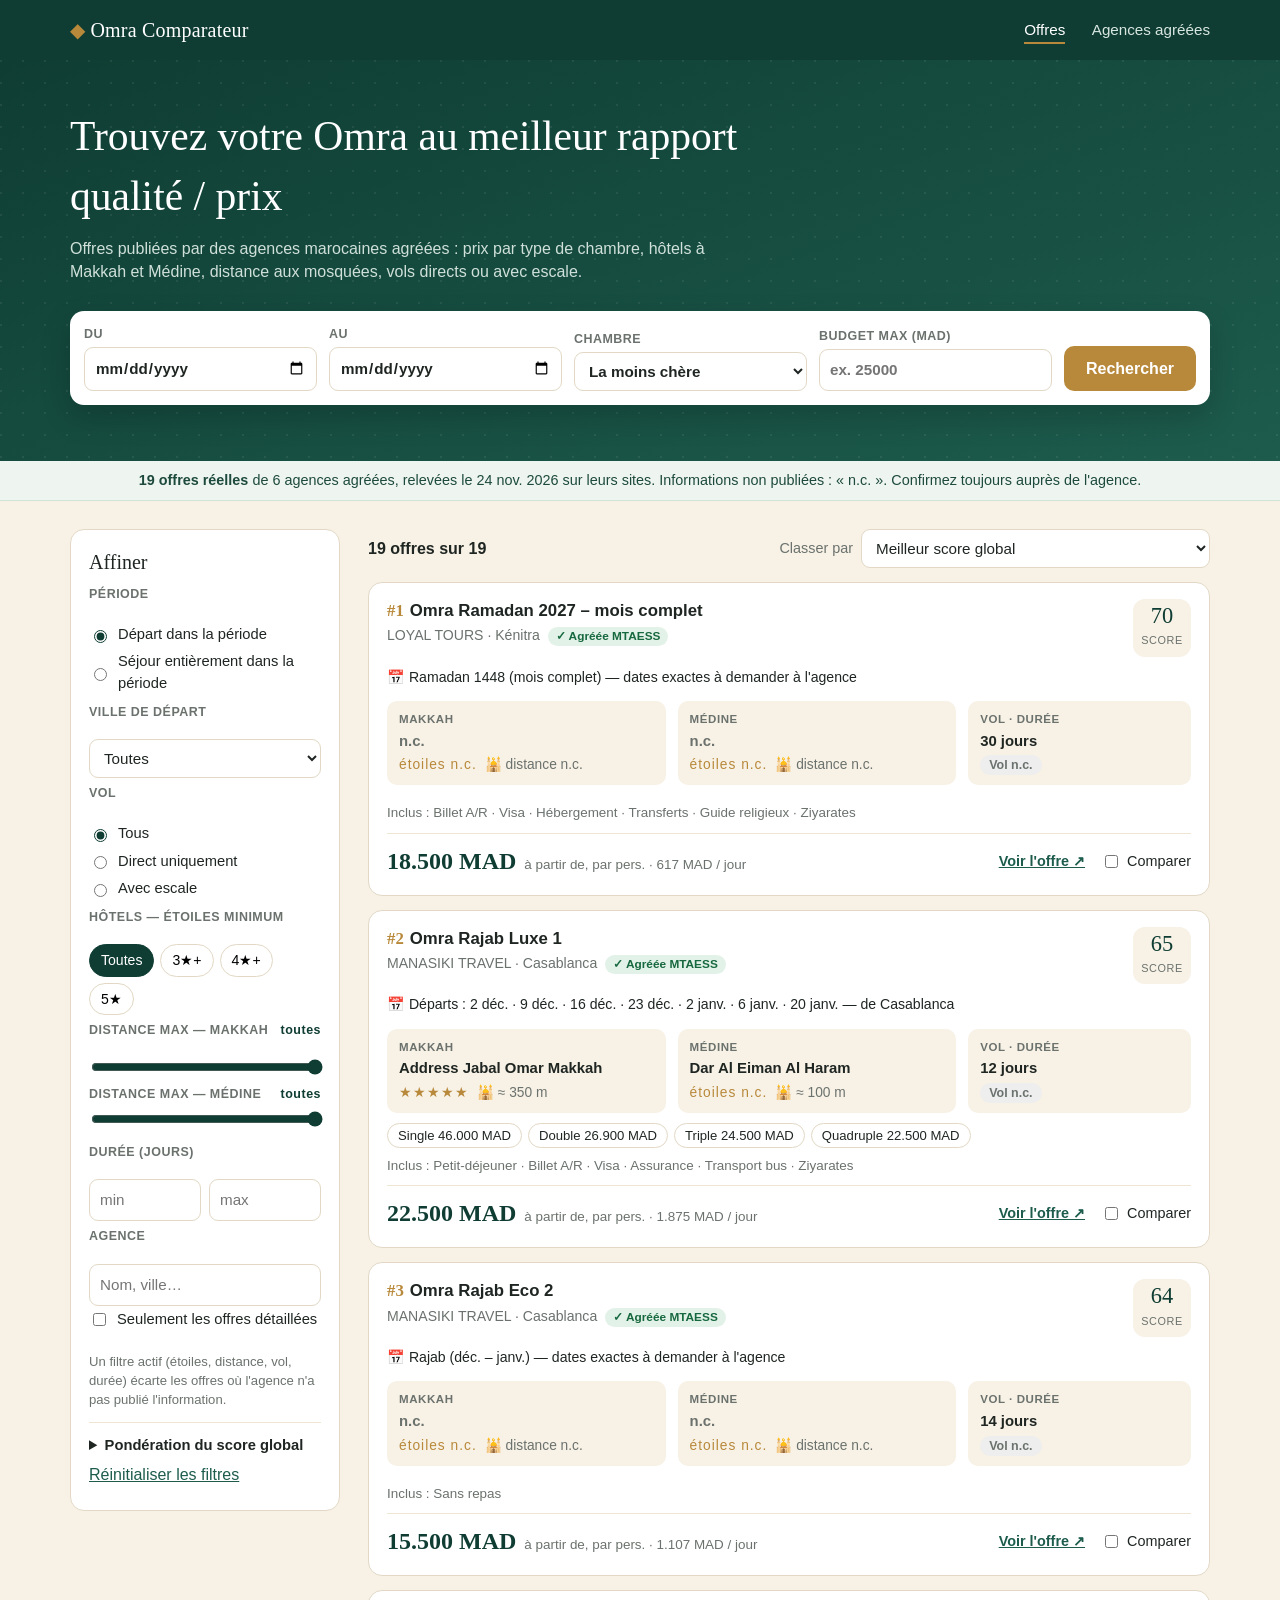
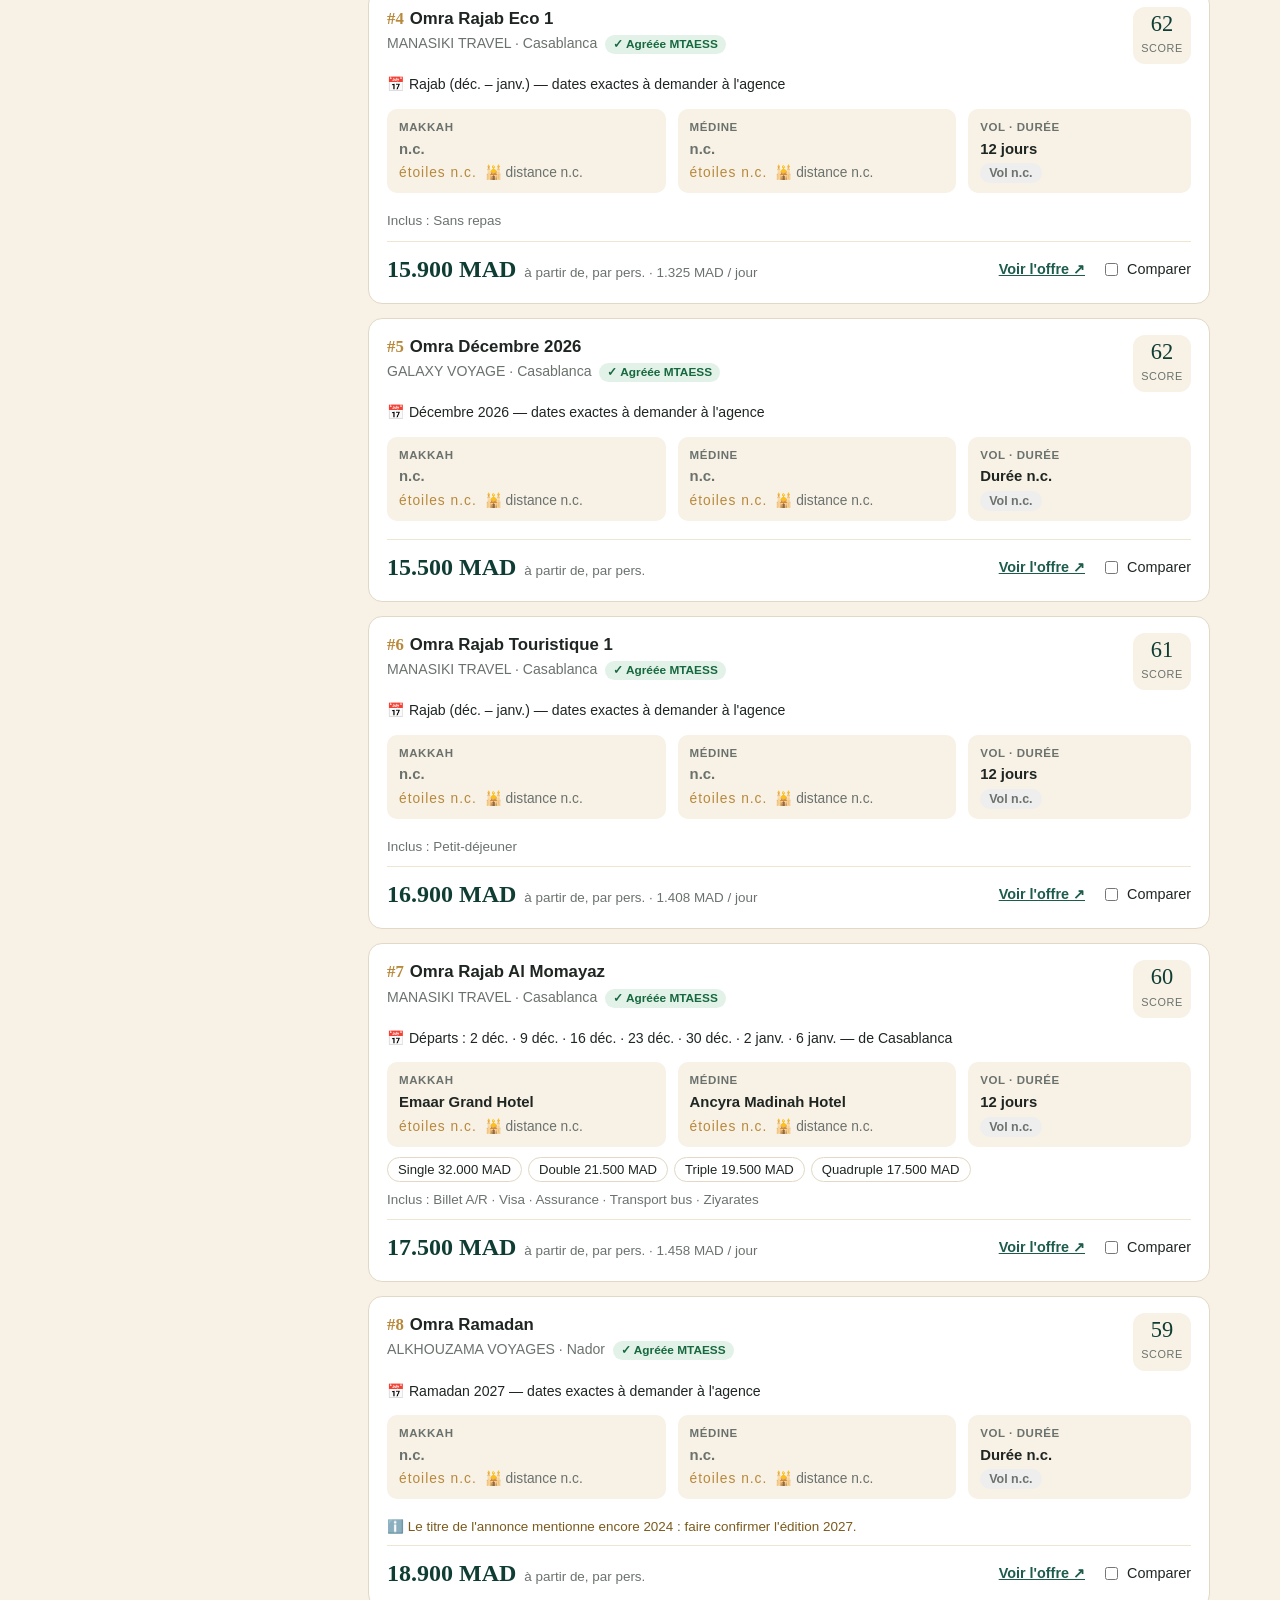
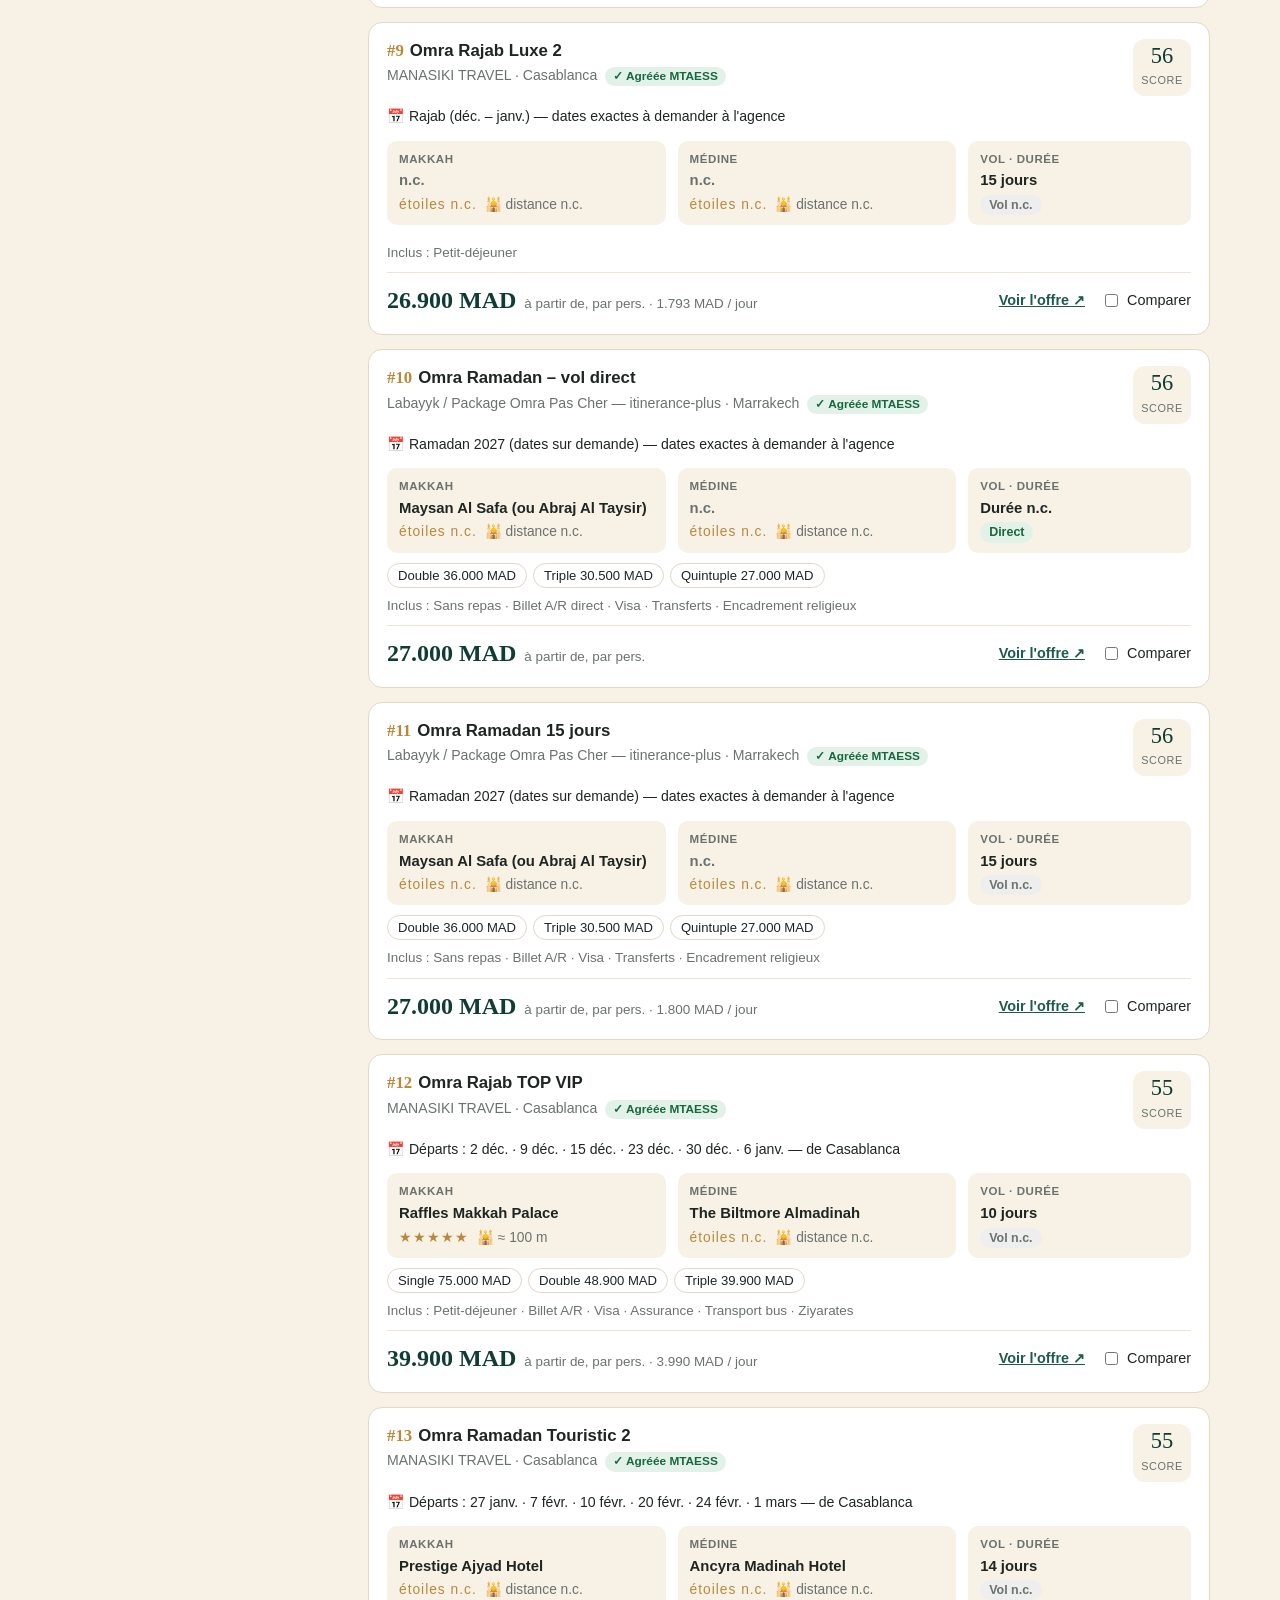
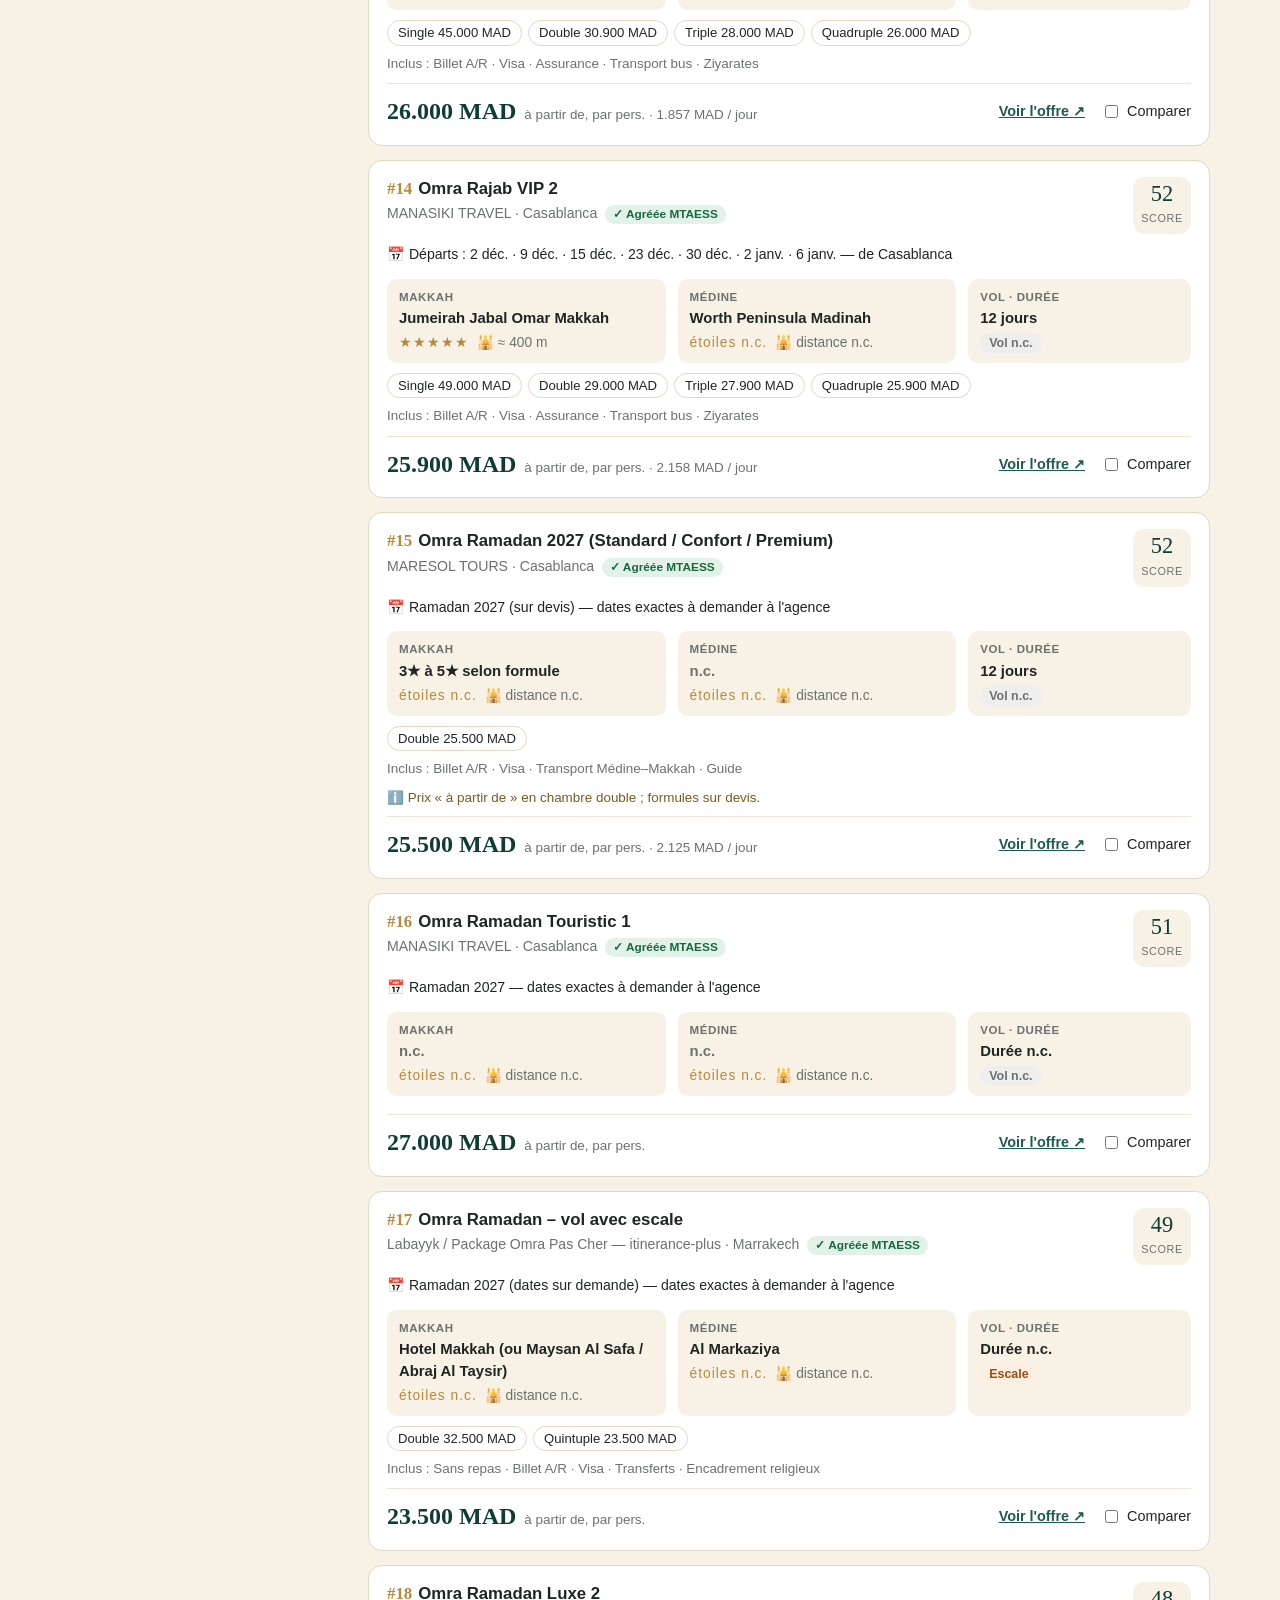
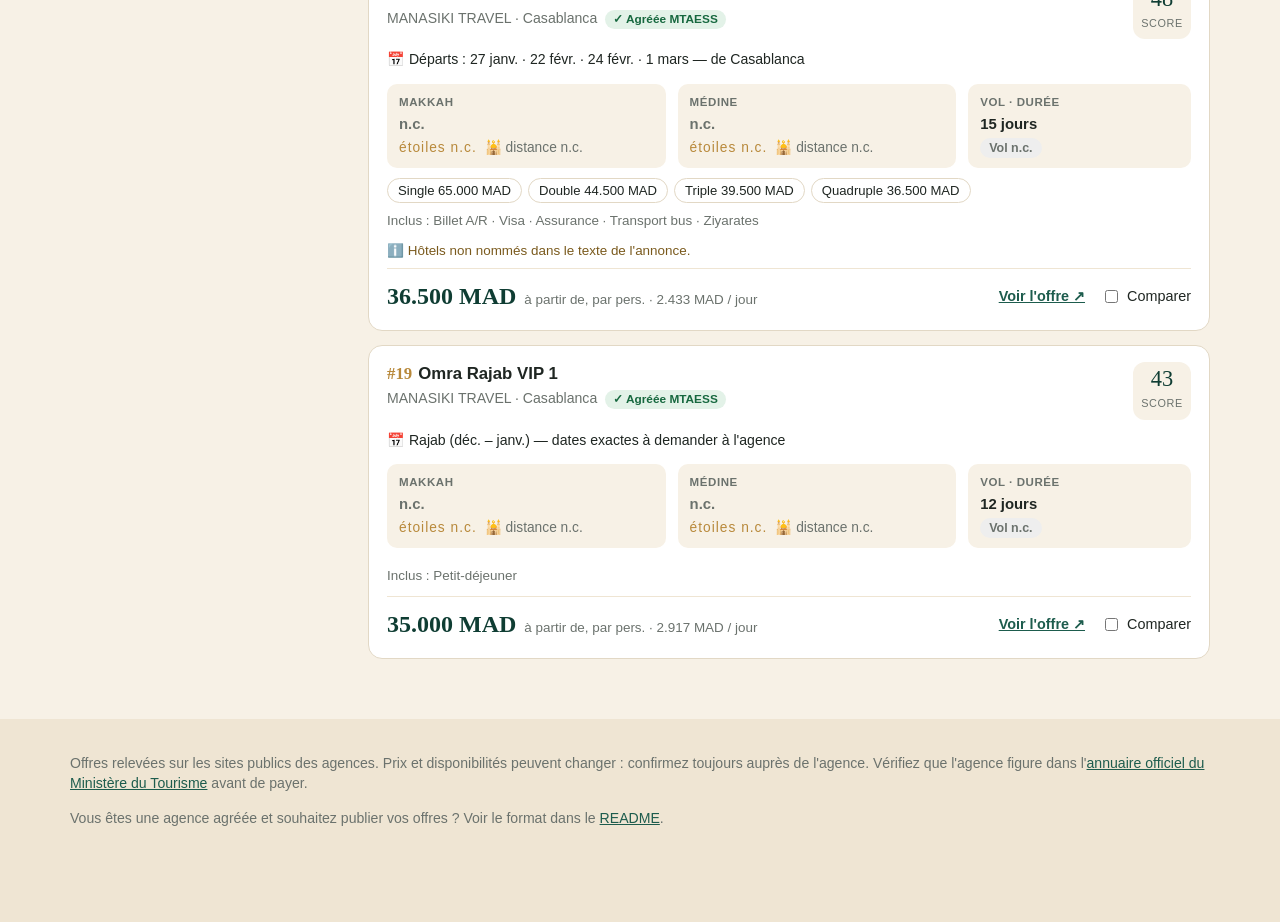
<file: index.html>
<!DOCTYPE html>
<html lang="fr">
<head>
  <meta charset="utf-8">
  <meta name="viewport" content="width=device-width, initial-scale=1">
  <title>Comparateur Omra Maroc — offres, hôtels, vols</title>
  <meta name="description" content="Recherchez et comparez les offres Omra des agences marocaines agréées : prix par type de chambre, hôtels, distance au Haram et à la Mosquée du Prophète, vols directs ou avec escale.">
  <link rel="stylesheet" href="assets/style.css">
</head>
<body>
  <header class="entete">
    <div class="conteneur entete-in">
      <a class="logo" href="index.html"><span class="logo-signe">◆</span> Omra Comparateur</a>
      <nav>
        <a href="index.html" class="actif">Offres</a>
        <a href="agences.html">Agences agréées</a>
      </nav>
    </div>
  </header>

  <section class="hero">
    <div class="conteneur">
      <h1>Trouvez votre Omra au meilleur rapport qualité&nbsp;/&nbsp;prix</h1>
      <p class="sous-titre">Offres publiées par des agences marocaines agréées : prix par type de chambre, hôtels à Makkah et Médine, distance aux mosquées, vols directs ou avec escale.</p>

      <form id="recherche" class="recherche" autocomplete="off">
        <label>Du <input type="date" name="debut" id="f-debut"></label>
        <label>Au <input type="date" name="fin" id="f-fin"></label>
        <label>Chambre
          <select id="f-chambre">
            <option value="min">La moins chère</option>
            <option value="quintuple">Quintuple (5)</option>
            <option value="quadruple">Quadruple (4)</option>
            <option value="triple">Triple (3)</option>
            <option value="double">Double (2)</option>
            <option value="single">Single (1)</option>
          </select>
        </label>
        <label>Budget max (MAD)
          <input type="number" name="prixMax" id="f-prix" min="0" step="500" placeholder="ex. 25000">
        </label>
        <button type="submit" class="btn-principal">Rechercher</button>
      </form>
    </div>
  </section>

  <div class="bandeau-info" id="bandeau-info"></div>

  <main class="conteneur mise-en-page">
    <aside class="filtres" aria-label="Filtres">
      <h2>Affiner</h2>

      <fieldset>
        <legend>Période</legend>
        <label class="radio"><input type="radio" name="mode" value="depart" checked> Départ dans la période</label>
        <label class="radio"><input type="radio" name="mode" value="sejour"> Séjour entièrement dans la période</label>
      </fieldset>

      <fieldset>
        <legend>Ville de départ</legend>
        <select id="f-ville"><option value="toutes">Toutes</option></select>
      </fieldset>

      <fieldset>
        <legend>Vol</legend>
        <label class="radio"><input type="radio" name="vol" value="tous" checked> Tous</label>
        <label class="radio"><input type="radio" name="vol" value="direct"> Direct uniquement</label>
        <label class="radio"><input type="radio" name="vol" value="escale"> Avec escale</label>
      </fieldset>

      <fieldset>
        <legend>Hôtels — étoiles minimum</legend>
        <div class="etoiles-choix" id="f-etoiles">
          <button type="button" data-v="0" class="actif">Toutes</button>
          <button type="button" data-v="3">3★+</button>
          <button type="button" data-v="4">4★+</button>
          <button type="button" data-v="5">5★</button>
        </div>
      </fieldset>

      <fieldset>
        <legend>Distance max — Makkah <output id="o-makkah"></output></legend>
        <input type="range" id="f-makkah" min="100" max="5000" step="100" value="5000">
        <legend>Distance max — Médine <output id="o-medine"></output></legend>
        <input type="range" id="f-medine" min="100" max="2000" step="50" value="2000">
      </fieldset>

      <fieldset>
        <legend>Durée (jours)</legend>
        <div class="deux">
          <input type="number" id="f-dmin" min="1" placeholder="min">
          <input type="number" id="f-dmax" min="1" placeholder="max">
        </div>
      </fieldset>

      <fieldset>
        <legend>Agence</legend>
        <input type="search" id="f-agence" placeholder="Nom, ville…">
        <label class="radio"><input type="checkbox" id="f-completes"> Seulement les offres détaillées</label>
      </fieldset>

      <p class="aide">Un filtre actif (étoiles, distance, vol, durée) écarte les offres où l'agence n'a pas publié l'information.</p>

      <details class="poids">
        <summary>Pondération du score global</summary>
        <p class="aide">Une donnée non publiée reçoit une note neutre.</p>
        <label>Prix / jour <output data-for="w-prix"></output><input type="range" id="w-prix" min="0" max="100" value="40"></label>
        <label>Étoiles <output data-for="w-etoiles"></output><input type="range" id="w-etoiles" min="0" max="100" value="25"></label>
        <label>Proximité mosquées <output data-for="w-distance"></output><input type="range" id="w-distance" min="0" max="100" value="25"></label>
        <label>Vol direct <output data-for="w-direct"></output><input type="range" id="w-direct" min="0" max="100" value="10"></label>
      </details>

      <button type="button" id="reinit" class="btn-lien">Réinitialiser les filtres</button>
    </aside>

    <section class="resultats">
      <div class="barre-resultats">
        <p id="compte" aria-live="polite"></p>
        <label>Classer par
          <select id="tri"></select>
        </label>
      </div>
      <ol id="liste" class="liste"></ol>
    </section>
  </main>

  <div class="comparateur-barre" id="barre-comp" hidden>
    <div class="conteneur barre-in">
      <span id="comp-compte"></span>
      <div>
        <button type="button" class="btn-lien" id="comp-vider">Vider</button>
        <button type="button" class="btn-principal" id="comp-ouvrir">Comparer</button>
      </div>
    </div>
  </div>

  <dialog id="comparateur" class="comparateur">
    <div class="comp-tete">
      <h2>Comparaison des offres</h2>
      <button type="button" class="fermer" id="comp-fermer" aria-label="Fermer">✕</button>
    </div>
    <div class="comp-corps" id="comp-table"></div>
    <p class="aide">En vert : la meilleure valeur de chaque ligne. « n.c. » = non communiqué par l'agence. « ≈ » = distance estimée (référence), à confirmer.</p>
  </dialog>

  <footer class="pied">
    <div class="conteneur">
      <p>Offres relevées sur les sites publics des agences. Prix et disponibilités peuvent changer : confirmez toujours auprès de l'agence. Vérifiez que l'agence figure dans l'<a href="agences.html">annuaire officiel du Ministère du Tourisme</a> avant de payer.</p>
      <p>Vous êtes une agence agréée et souhaitez publier vos offres ? Voir le format dans le <a href="https://github.com/mhammam/omra-comparateur#ajouter-une-offre">README</a>.</p>
    </div>
  </footer>

  <template id="tpl-offre">
    <li class="offre">
      <div class="offre-tete">
        <div>
          <p class="titre"></p>
          <p class="agence"></p>
        </div>
        <div class="score" title="Score global (0–100)"><span></span><small>score</small></div>
      </div>
      <p class="departs"></p>
      <div class="offre-corps">
        <div class="hotel hm">
          <p class="lieu">Makkah</p>
          <p class="nom"></p>
          <p class="meta"><span class="etoiles"></span> <span class="dist"></span></p>
        </div>
        <div class="hotel hd">
          <p class="lieu">Médine</p>
          <p class="nom"></p>
          <p class="meta"><span class="etoiles"></span> <span class="dist"></span></p>
        </div>
        <div class="vol">
          <p class="lieu">Vol · durée</p>
          <p class="nom"></p>
          <p class="meta"><span class="pastille"></span></p>
        </div>
      </div>
      <div class="chambres"></div>
      <p class="inclus"></p>
      <p class="note"></p>
      <div class="offre-pied">
        <div class="prix"><strong></strong><small></small></div>
        <div class="actions">
          <a class="lien-source" target="_blank" rel="noopener">Voir l'offre ↗</a>
          <label class="comp-case"><input type="checkbox"> Comparer</label>
        </div>
      </div>
    </li>
  </template>

  <script src="data/agences.js"></script>
  <script src="data/offres.js"></script>
  <script src="assets/logic.js"></script>
  <script src="assets/app.js"></script>
</body>
</html>
</file>
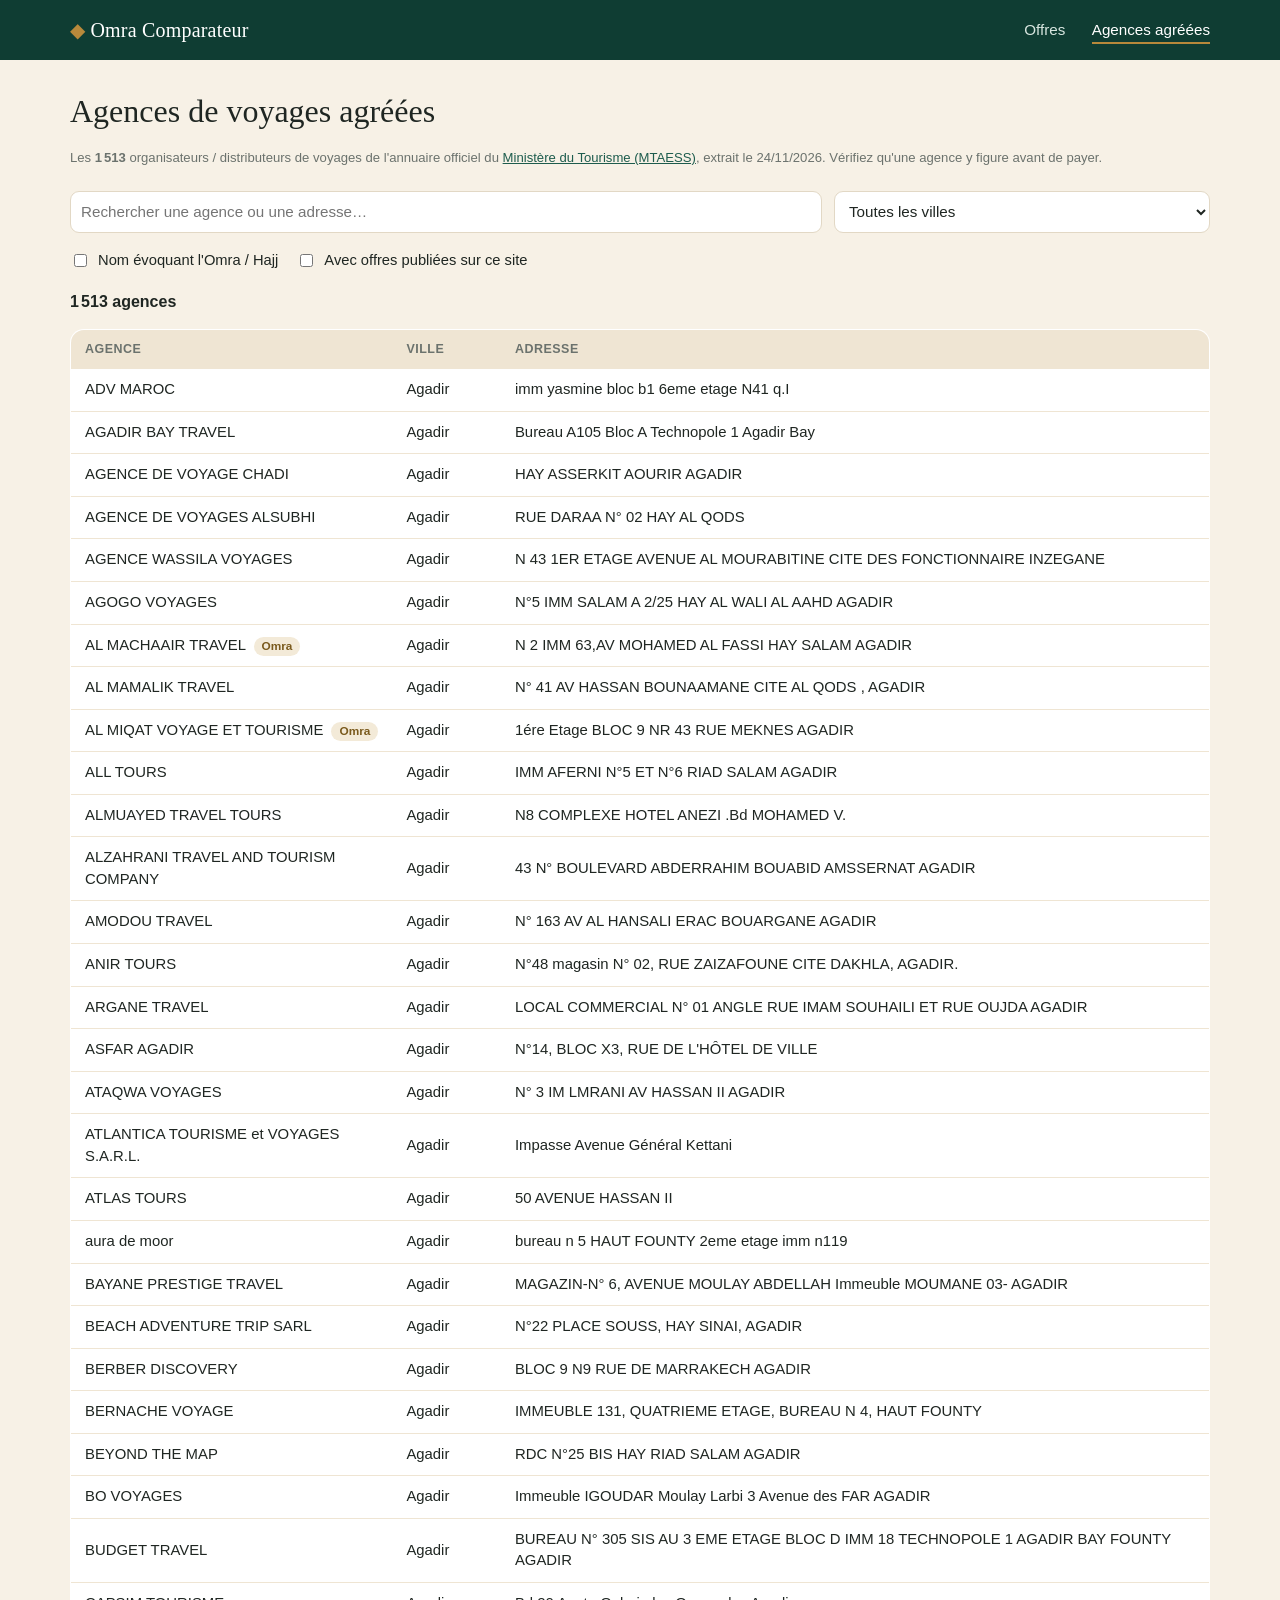
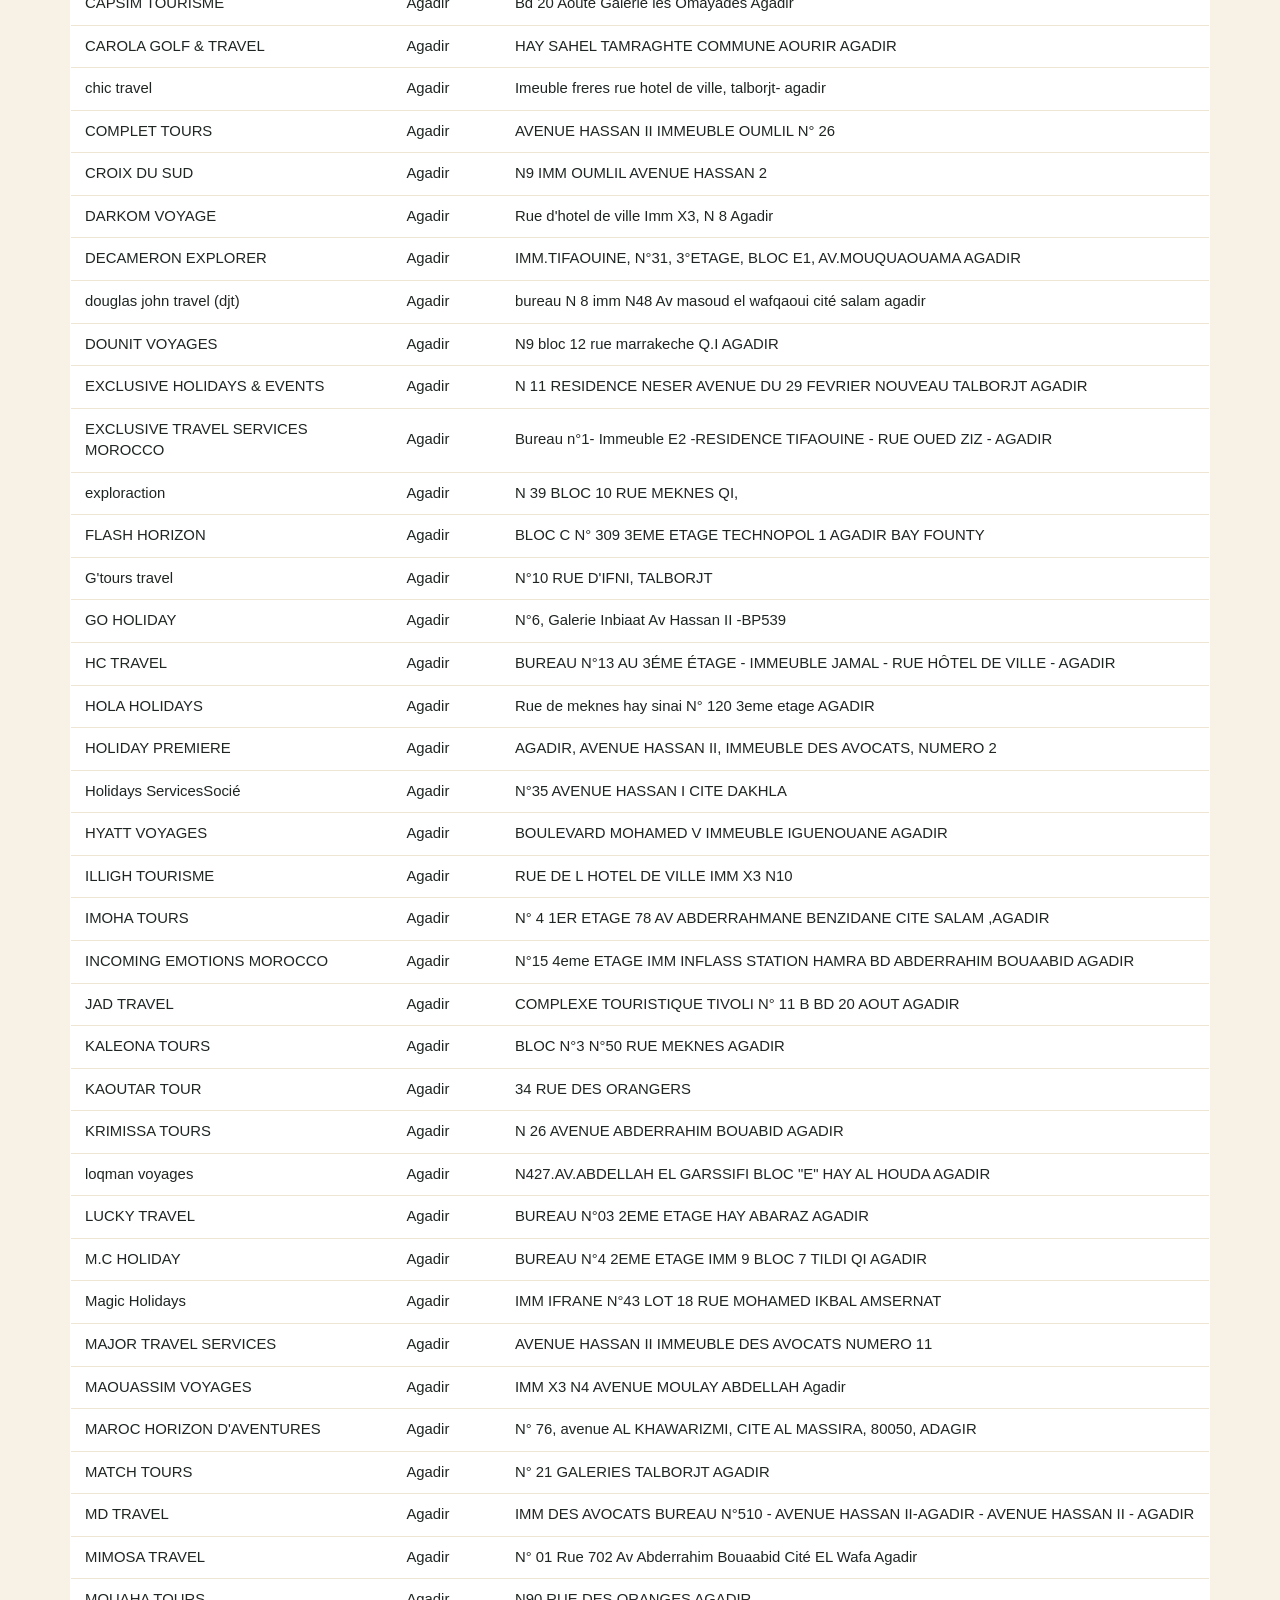
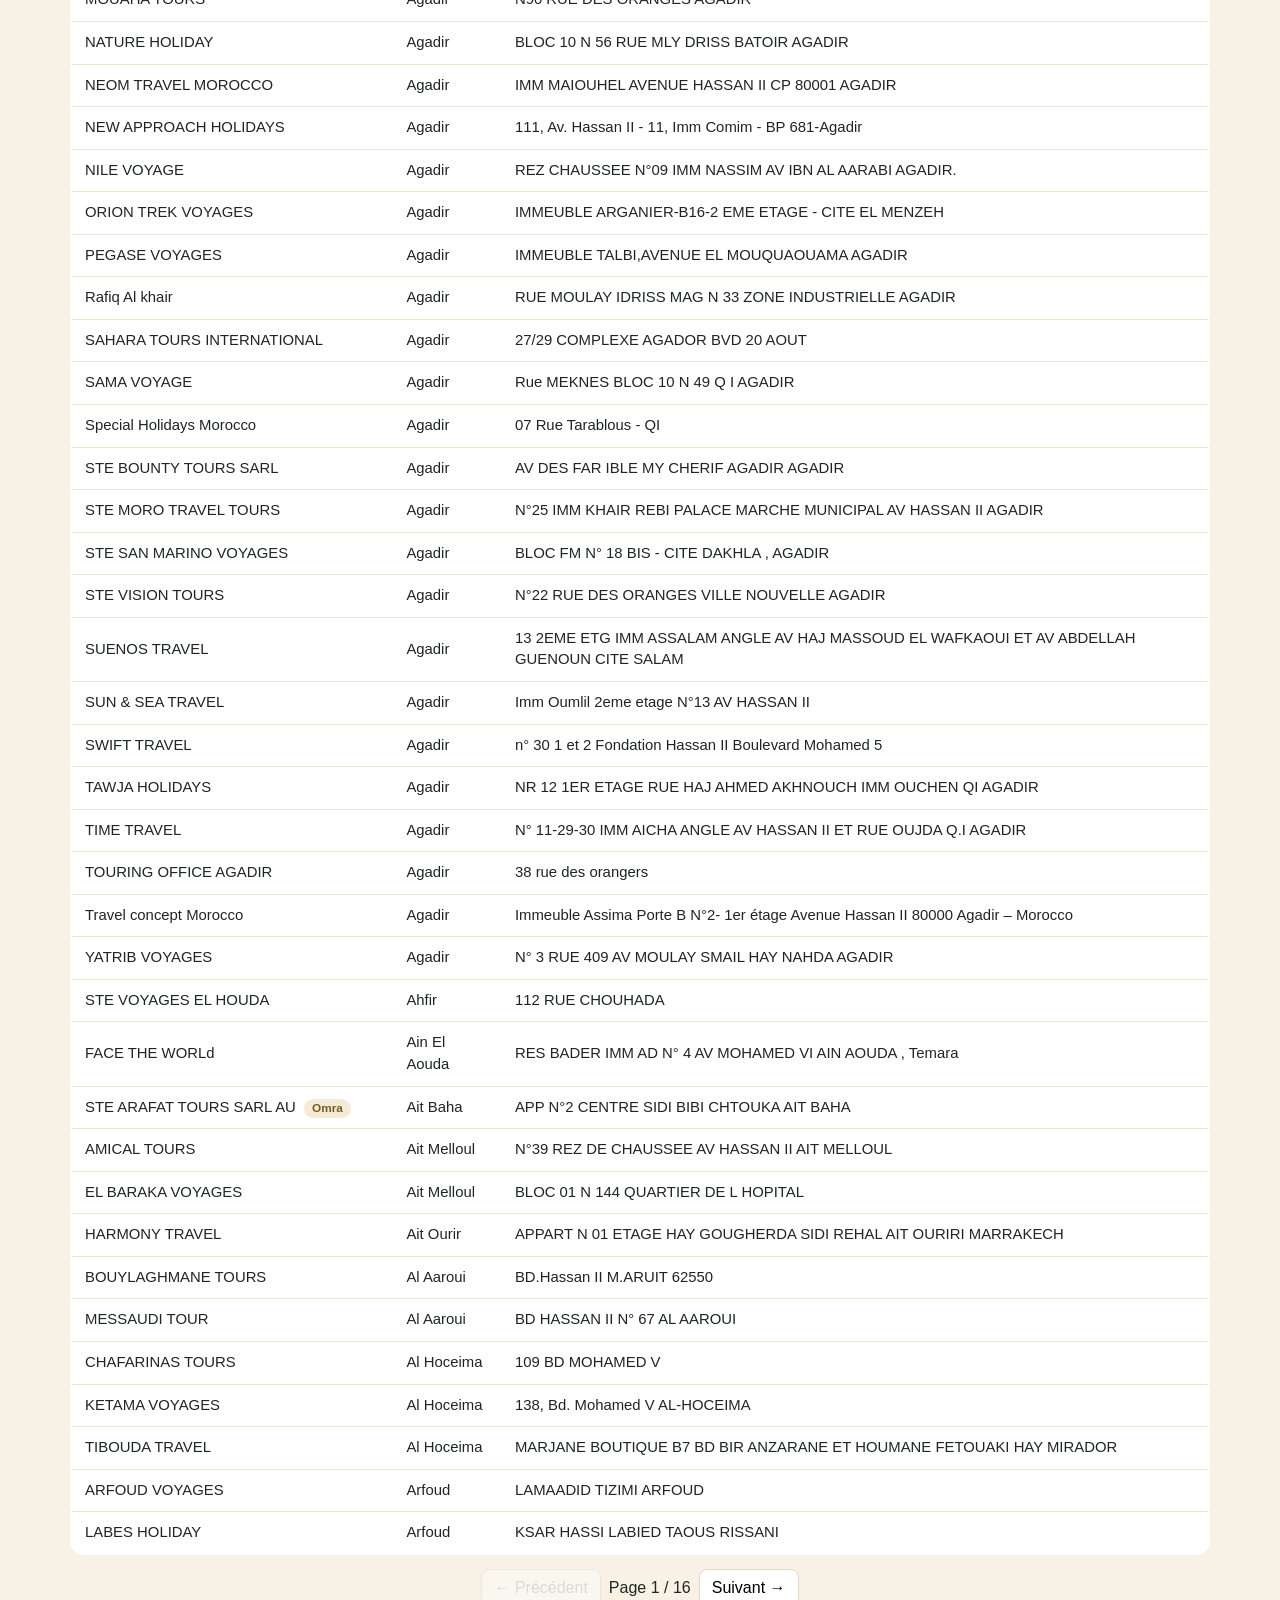
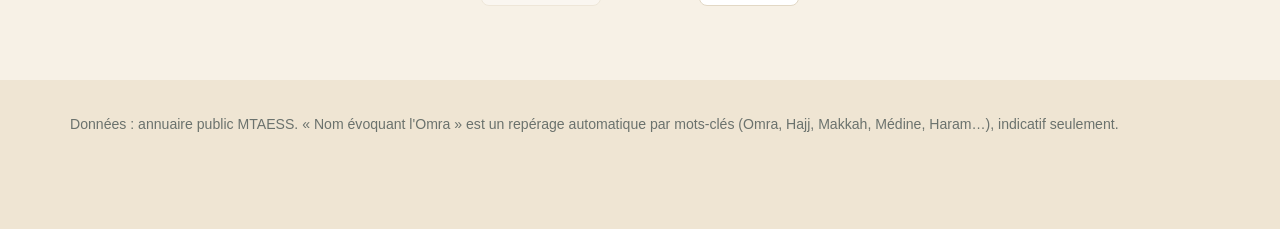
<file: agences.html>
<!DOCTYPE html>
<html lang="fr">
<head>
  <meta charset="utf-8">
  <meta name="viewport" content="width=device-width, initial-scale=1">
  <title>Agences de voyages agréées — Omra Comparateur</title>
  <link rel="stylesheet" href="assets/style.css">
</head>
<body>
  <header class="entete">
    <div class="conteneur entete-in">
      <a class="logo" href="index.html"><span class="logo-signe">◆</span> Omra Comparateur</a>
      <nav>
        <a href="index.html">Offres</a>
        <a href="agences.html" class="actif">Agences agréées</a>
      </nav>
    </div>
  </header>

  <main class="conteneur" style="padding-top:28px;padding-bottom:60px">
    <h1 style="font-family:var(--titre);font-weight:500;margin:0 0 6px">Agences de voyages agréées</h1>
    <p class="aide">Les <strong id="total"></strong> organisateurs / distributeurs de voyages de l'annuaire officiel du
      <a href="https://mtaess.gov.ma/fr/annuaires/annuaire-des-agences-de-voyages/organisateurs-distributeurs-de-voyages/" target="_blank" rel="noopener">Ministère du Tourisme (MTAESS)</a>, extrait le 24/11/2026.
      Vérifiez qu'une agence y figure avant de payer.</p>

    <div class="annuaire-outils">
      <input type="search" id="q" placeholder="Rechercher une agence ou une adresse…">
      <select id="ville"><option value="">Toutes les villes</option></select>
    </div>
    <p style="display:flex;gap:18px;flex-wrap:wrap;margin:0 0 10px">
      <label class="radio"><input type="checkbox" id="omra"> Nom évoquant l'Omra / Hajj</label>
      <label class="radio"><input type="checkbox" id="avecoffres"> Avec offres publiées sur ce site</label>
    </p>
    <p id="compte" style="font-weight:600"></p>
    <table class="table-agences">
      <thead><tr><th>Agence</th><th>Ville</th><th>Adresse</th></tr></thead>
      <tbody id="corps"></tbody>
    </table>
    <div class="pagination"><button id="prec">← Précédent</button><span id="page"></span><button id="suiv">Suivant →</button></div>
  </main>

  <footer class="pied"><div class="conteneur"><p>Données : annuaire public MTAESS. « Nom évoquant l'Omra » est un repérage automatique par mots-clés (Omra, Hajj, Makkah, Médine, Haram…), indicatif seulement.</p></div></footer>

  <script src="data/agences.js"></script>
  <script src="data/offres.js"></script>
  <script>
    (function () {
      const A = window.AGENCES || [];
      const O = window.OFFRES || [];
      const $ = (s) => document.querySelector(s);
      const norm = (s) => (s || "").normalize("NFD").replace(/[̀-ͯ]/g, "").toUpperCase().replace(/[^A-Z0-9]+/g, " ").trim();
      const avecOffres = new Map();
      O.forEach((o) => avecOffres.set(norm(o.agence), (avecOffres.get(norm(o.agence)) || 0) + 1));
      const PAGE = 100;
      let page = 0;
      $("#total").textContent = A.length.toLocaleString("fr-FR");
      [...new Set(A.map((a) => a.ville))].sort((a, b) => a.localeCompare(b, "fr")).forEach((v) => $("#ville").add(new Option(v, v)));
      const p = new URLSearchParams(location.search);
      if (p.get("q")) $("#q").value = p.get("q");
      function rendre() {
        const q = norm($("#q").value), v = $("#ville").value, om = $("#omra").checked, ao = $("#avecoffres").checked;
        const r = A.filter((a) => (!v || a.ville === v) && (!q || norm(a.nom + " " + a.adresse).includes(q)) && (!om || a.omra_probable) && (!ao || avecOffres.has(norm(a.nom))));
        const pages = Math.max(1, Math.ceil(r.length / PAGE));
        page = Math.min(page, pages - 1);
        $("#compte").textContent = `${r.length.toLocaleString("fr-FR")} agence${r.length > 1 ? "s" : ""}`;
        $("#page").textContent = `Page ${page + 1} / ${pages}`;
        $("#prec").disabled = page === 0;
        $("#suiv").disabled = page >= pages - 1;
        const corps = $("#corps");
        corps.innerHTML = "";
        r.slice(page * PAGE, (page + 1) * PAGE).forEach((a) => {
          const tr = corps.insertRow();
          const td = tr.insertCell();
          td.textContent = a.nom;
          if (a.omra_probable) { const b = document.createElement("span"); b.className = "badge omra"; b.textContent = "Omra"; td.append(" ", b); }
          const n = avecOffres.get(norm(a.nom));
          if (n) { const l = document.createElement("a"); l.className = "badge ok"; l.href = "index.html"; l.textContent = `${n} offre${n > 1 ? "s" : ""}`; td.append(" ", l); }
          tr.insertCell().textContent = a.ville;
          tr.insertCell().textContent = a.adresse;
        });
      }
      const reset = () => { page = 0; rendre(); };
      $("#q").addEventListener("input", reset);
      ["#ville", "#omra", "#avecoffres"].forEach((s) => $(s).addEventListener("change", reset));
      $("#prec").addEventListener("click", () => { page--; rendre(); });
      $("#suiv").addEventListener("click", () => { page++; rendre(); });
      rendre();
    })();
  </script>
</body>
</html>
</file>
<file: assets/style.css>
:root {
  --vert: #0f3d33;
  --vert-2: #1d5c4d;
  --sable: #f7f1e6;
  --sable-2: #efe5d3;
  --or: #b8893b;
  --encre: #1f2622;
  --gris: #6b726d;
  --bord: #e2d8c5;
  --bon: #e3f2e8;
  --bon-texte: #17683f;
  --rayon: 14px;
  --titre: "Iowan Old Style", "Palatino Linotype", Palatino, Georgia, serif;
  --texte: -apple-system, "Segoe UI", Roboto, "Helvetica Neue", Arial, sans-serif;
}
* { box-sizing: border-box; }
body { margin: 0; font-family: var(--texte); color: var(--encre); background: var(--sable); line-height: 1.45; }
a { color: var(--vert-2); }
.conteneur { max-width: 1180px; margin: 0 auto; padding: 0 20px; }

/* En-tête */
.entete { background: var(--vert); color: #fff; }
.entete-in { display: flex; align-items: center; justify-content: space-between; height: 60px; }
.logo { color: #fff; text-decoration: none; font-family: var(--titre); font-size: 1.25rem; letter-spacing: .01em; }
.logo-signe { color: var(--or); }
.entete nav a { color: #d8e6e0; text-decoration: none; margin-left: 22px; font-size: .95rem; padding-bottom: 4px; }
.entete nav a.actif, .entete nav a:hover { color: #fff; border-bottom: 2px solid var(--or); }

/* Hero */
.hero { background: linear-gradient(160deg, var(--vert) 0%, var(--vert-2) 100%); color: #fff; padding: 46px 0 56px; position: relative; overflow: hidden; }
.hero::after { content: ""; position: absolute; inset: 0; background-image: radial-gradient(circle at 1px 1px, rgba(255,255,255,.07) 1px, transparent 0); background-size: 22px 22px; pointer-events: none; }
.hero h1 { font-family: var(--titre); font-weight: 500; font-size: clamp(1.7rem, 3.6vw, 2.6rem); margin: 0 0 10px; max-width: 760px; }
.sous-titre { color: #cfe0d9; max-width: 680px; margin: 0 0 28px; }
.recherche { position: relative; z-index: 1; background: #fff; color: var(--encre); border-radius: var(--rayon); padding: 14px; display: grid; grid-template-columns: repeat(4, 1fr) auto; gap: 12px; align-items: end; box-shadow: 0 12px 30px rgba(0,0,0,.18); }
.recherche label { display: flex; flex-direction: column; font-size: .78rem; color: var(--gris); gap: 4px; font-weight: 600; text-transform: uppercase; letter-spacing: .04em; }
input, select { font: inherit; font-size: .95rem; color: var(--encre); border: 1px solid var(--bord); border-radius: 9px; padding: 9px 10px; background: #fff; width: 100%; }
input:focus, select:focus, button:focus-visible { outline: 2px solid var(--or); outline-offset: 1px; }
.btn-principal { background: var(--or); color: #fff; border: 0; border-radius: 10px; padding: 11px 22px; font: inherit; font-weight: 600; cursor: pointer; }
.btn-principal:hover { background: #a3772f; }
.btn-lien { background: none; border: 0; color: var(--vert-2); text-decoration: underline; cursor: pointer; font: inherit; padding: 6px 0; }

.bandeau-info { background: #eef5f1; border-bottom: 1px solid #cfe3d8; color: #1d4a3c; text-align: center; padding: 9px 16px; font-size: .9rem; }

/* Mise en page */
.mise-en-page { display: grid; grid-template-columns: 270px 1fr; gap: 28px; padding-top: 28px; padding-bottom: 60px; }
.filtres { align-self: start; position: sticky; top: 16px; background: #fff; border: 1px solid var(--bord); border-radius: var(--rayon); padding: 18px; }
.filtres h2 { font-family: var(--titre); font-weight: 500; margin: 0 0 8px; font-size: 1.25rem; }
fieldset { border: 0; border-top: 1px solid var(--sable-2); padding: 12px 0 6px; margin: 0; }
legend { font-size: .78rem; font-weight: 700; text-transform: uppercase; letter-spacing: .04em; color: var(--gris); padding: 0; margin-bottom: 6px; display: flex; justify-content: space-between; width: 100%; }
legend output { text-transform: none; color: var(--vert); }
fieldset input[type=range] { margin-bottom: 10px; }
.radio { display: flex; gap: 8px; align-items: center; font-size: .92rem; padding: 3px 0; cursor: pointer; }
.radio input { width: auto; accent-color: var(--vert); }
input[type=range] { padding: 0; border: 0; accent-color: var(--vert); }
.etoiles-choix { display: flex; gap: 6px; flex-wrap: wrap; }
.etoiles-choix button { border: 1px solid var(--bord); background: #fff; border-radius: 20px; padding: 5px 11px; cursor: pointer; font: inherit; font-size: .88rem; }
.etoiles-choix button.actif { background: var(--vert); color: #fff; border-color: var(--vert); }
.deux { display: grid; grid-template-columns: 1fr 1fr; gap: 8px; }
.poids { border-top: 1px solid var(--sable-2); padding-top: 12px; margin-top: 4px; }
.poids summary { cursor: pointer; font-weight: 600; font-size: .92rem; }
.poids label { display: block; font-size: .88rem; margin-top: 8px; }
.poids output { float: right; color: var(--vert); font-weight: 600; }
.aide { font-size: .82rem; color: var(--gris); }

/* Résultats */
.barre-resultats { display: flex; justify-content: space-between; align-items: center; gap: 12px; margin-bottom: 14px; flex-wrap: wrap; }
.barre-resultats p { margin: 0; font-weight: 600; }
.barre-resultats label { display: flex; align-items: center; gap: 8px; font-size: .9rem; color: var(--gris); }
.barre-resultats select { width: auto; }
.liste { list-style: none; padding: 0; margin: 0; display: grid; gap: 14px; }
.vide { background: #fff; border: 1px dashed var(--bord); border-radius: var(--rayon); padding: 30px; text-align: center; color: var(--gris); }

.offre { background: #fff; border: 1px solid var(--bord); border-radius: var(--rayon); padding: 16px 18px; transition: box-shadow .15s, border-color .15s; }
.offre:hover { box-shadow: 0 6px 18px rgba(15,61,51,.08); }
.offre.selection { border-color: var(--or); box-shadow: 0 0 0 2px rgba(184,137,59,.25); }
.offre-tete { display: flex; justify-content: space-between; align-items: start; gap: 12px; }
.titre { margin: 0; font-weight: 700; font-size: 1.05rem; }
.titre .rang { color: var(--or); font-family: var(--titre); margin-right: 6px; }
.dates { margin: 2px 0 0; color: var(--gris); font-size: .9rem; }
.score { min-width: 58px; text-align: center; background: var(--sable); border-radius: 12px; padding: 6px 8px; }
.score span { display: block; font-family: var(--titre); font-size: 1.4rem; color: var(--vert); line-height: 1; }
.score small { font-size: .68rem; text-transform: uppercase; color: var(--gris); letter-spacing: .05em; }
.offre-corps { display: grid; grid-template-columns: 1fr 1fr .8fr; gap: 12px; margin: 14px 0 10px; }
.hotel, .vol { background: var(--sable); border-radius: 10px; padding: 10px 12px; }
.lieu { margin: 0; font-size: .72rem; text-transform: uppercase; letter-spacing: .05em; color: var(--gris); font-weight: 700; }
.offre .nom { margin: 3px 0; font-weight: 600; font-size: .93rem; }
.meta { margin: 0; font-size: .86rem; color: var(--gris); display: flex; gap: 8px; flex-wrap: wrap; align-items: center; }
.etoiles { color: var(--or); letter-spacing: 1px; }
.dist::before { content: "🕌 "; }
.pastille { display: inline-block; border-radius: 20px; padding: 1px 9px; font-size: .78rem; font-weight: 600; }
.pastille.direct { background: var(--bon); color: var(--bon-texte); }
.pastille.escale { background: #fdeee0; color: #93501a; }
.inclus { margin: 0 0 10px; font-size: .84rem; color: var(--gris); }
.offre-pied { display: flex; justify-content: space-between; align-items: center; border-top: 1px solid var(--sable-2); padding-top: 10px; }
.prix strong { font-family: var(--titre); font-size: 1.5rem; color: var(--vert); font-weight: 600; }
.prix small { color: var(--gris); margin-left: 8px; font-size: .84rem; }
.comp-case { display: flex; gap: 6px; align-items: center; font-size: .9rem; cursor: pointer; }
.comp-case input { width: auto; accent-color: var(--or); }

/* Barre comparateur */
.comparateur-barre { position: fixed; bottom: 0; left: 0; right: 0; background: var(--vert); color: #fff; padding: 12px 0; box-shadow: 0 -6px 18px rgba(0,0,0,.15); z-index: 5; }
.barre-in { display: flex; justify-content: space-between; align-items: center; }
.comparateur-barre .btn-lien { color: #d8e6e0; margin-right: 12px; }

.comparateur { border: 0; border-radius: var(--rayon); padding: 0; width: min(1100px, 96vw); max-height: 90vh; }
.comparateur::backdrop { background: rgba(10,30,25,.55); }
.comp-tete { display: flex; justify-content: space-between; align-items: center; padding: 16px 20px; border-bottom: 1px solid var(--bord); position: sticky; top: 0; background: #fff; }
.comp-tete h2 { margin: 0; font-family: var(--titre); font-weight: 500; }
.fermer { border: 0; background: var(--sable); border-radius: 50%; width: 34px; height: 34px; cursor: pointer; font-size: 1rem; }
.comp-corps { overflow-x: auto; padding: 0 20px; }
.comparateur > .aide { padding: 0 20px 16px; }
.comp-corps table { border-collapse: collapse; width: 100%; font-size: .92rem; }
.comp-corps th, .comp-corps td { padding: 10px 12px; border-bottom: 1px solid var(--sable-2); text-align: left; vertical-align: top; }
.comp-corps th { color: var(--gris); font-weight: 600; width: 180px; white-space: nowrap; }
.comp-corps thead td { font-weight: 700; color: var(--vert); }
.comp-corps td.meilleur { background: var(--bon); color: var(--bon-texte); font-weight: 600; }

/* Annuaire */
.annuaire-outils { display: grid; grid-template-columns: 2fr 1fr; gap: 12px; margin: 24px 0 14px; }
.table-agences { width: 100%; border-collapse: collapse; background: #fff; border: 1px solid var(--bord); border-radius: var(--rayon); overflow: hidden; }
.table-agences th, .table-agences td { padding: 10px 14px; text-align: left; border-bottom: 1px solid var(--sable-2); font-size: .93rem; }
.table-agences th { background: var(--sable-2); font-size: .78rem; text-transform: uppercase; letter-spacing: .04em; color: var(--gris); }

.pied { background: var(--sable-2); padding: 20px 0 80px; font-size: .88rem; color: var(--gris); }

@media (max-width: 520px) {
  .logo { font-size: 1.05rem; white-space: nowrap; }
  .entete nav a { margin-left: 12px; font-size: .85rem; white-space: nowrap; }
}
@media (max-width: 900px) {
  .recherche { grid-template-columns: 1fr 1fr; }
  .recherche .btn-principal { grid-column: span 2; }
  .mise-en-page { grid-template-columns: 1fr; }
  .filtres { position: static; }
  .offre-corps { grid-template-columns: 1fr; }
  .annuaire-outils { grid-template-columns: 1fr; }
}

/* Données réelles */
.agence { margin: 2px 0 0; color: var(--gris); font-size: .88rem; }
.badge { display: inline-block; border-radius: 20px; padding: 1px 8px; font-size: .74rem; font-weight: 700; margin-left: 4px; white-space: nowrap; }
.badge.ok { background: var(--bon); color: var(--bon-texte); }
.badge.ko { background: #fdeee0; color: #93501a; }
.badge.omra { background: #f3ead8; color: #7a5a1d; }
.departs { margin: 10px 0 0; font-size: .88rem; }
.hotel.inconnu .nom, .meta, .pastille.nc { color: var(--gris); }
.pastille.nc { background: #eee; }
.chambres { display: flex; flex-wrap: wrap; gap: 6px; margin: 0 0 8px; }
.chip { border: 1px solid var(--bord); border-radius: 20px; padding: 2px 10px; font-size: .82rem; white-space: nowrap; }
.chip.actif { background: var(--vert); color: #fff; border-color: var(--vert); }
.note { margin: 0 0 8px; font-size: .84rem; color: #7a5a1d; }
.note:empty, .inclus:empty { display: none; }
.actions { display: flex; align-items: center; gap: 16px; }
.lien-source { font-size: .9rem; font-weight: 600; }
.comp-corps td.nc { color: #9aa09c; }
.pagination { display: flex; gap: 8px; align-items: center; justify-content: center; margin: 14px 0; }
.pagination button { border: 1px solid var(--bord); background: #fff; border-radius: 8px; padding: 6px 12px; cursor: pointer; font: inherit; }
.pagination button:disabled { opacity: .4; cursor: default; }
.radio input[type=checkbox] { width: auto; accent-color: var(--vert); }
</file>
